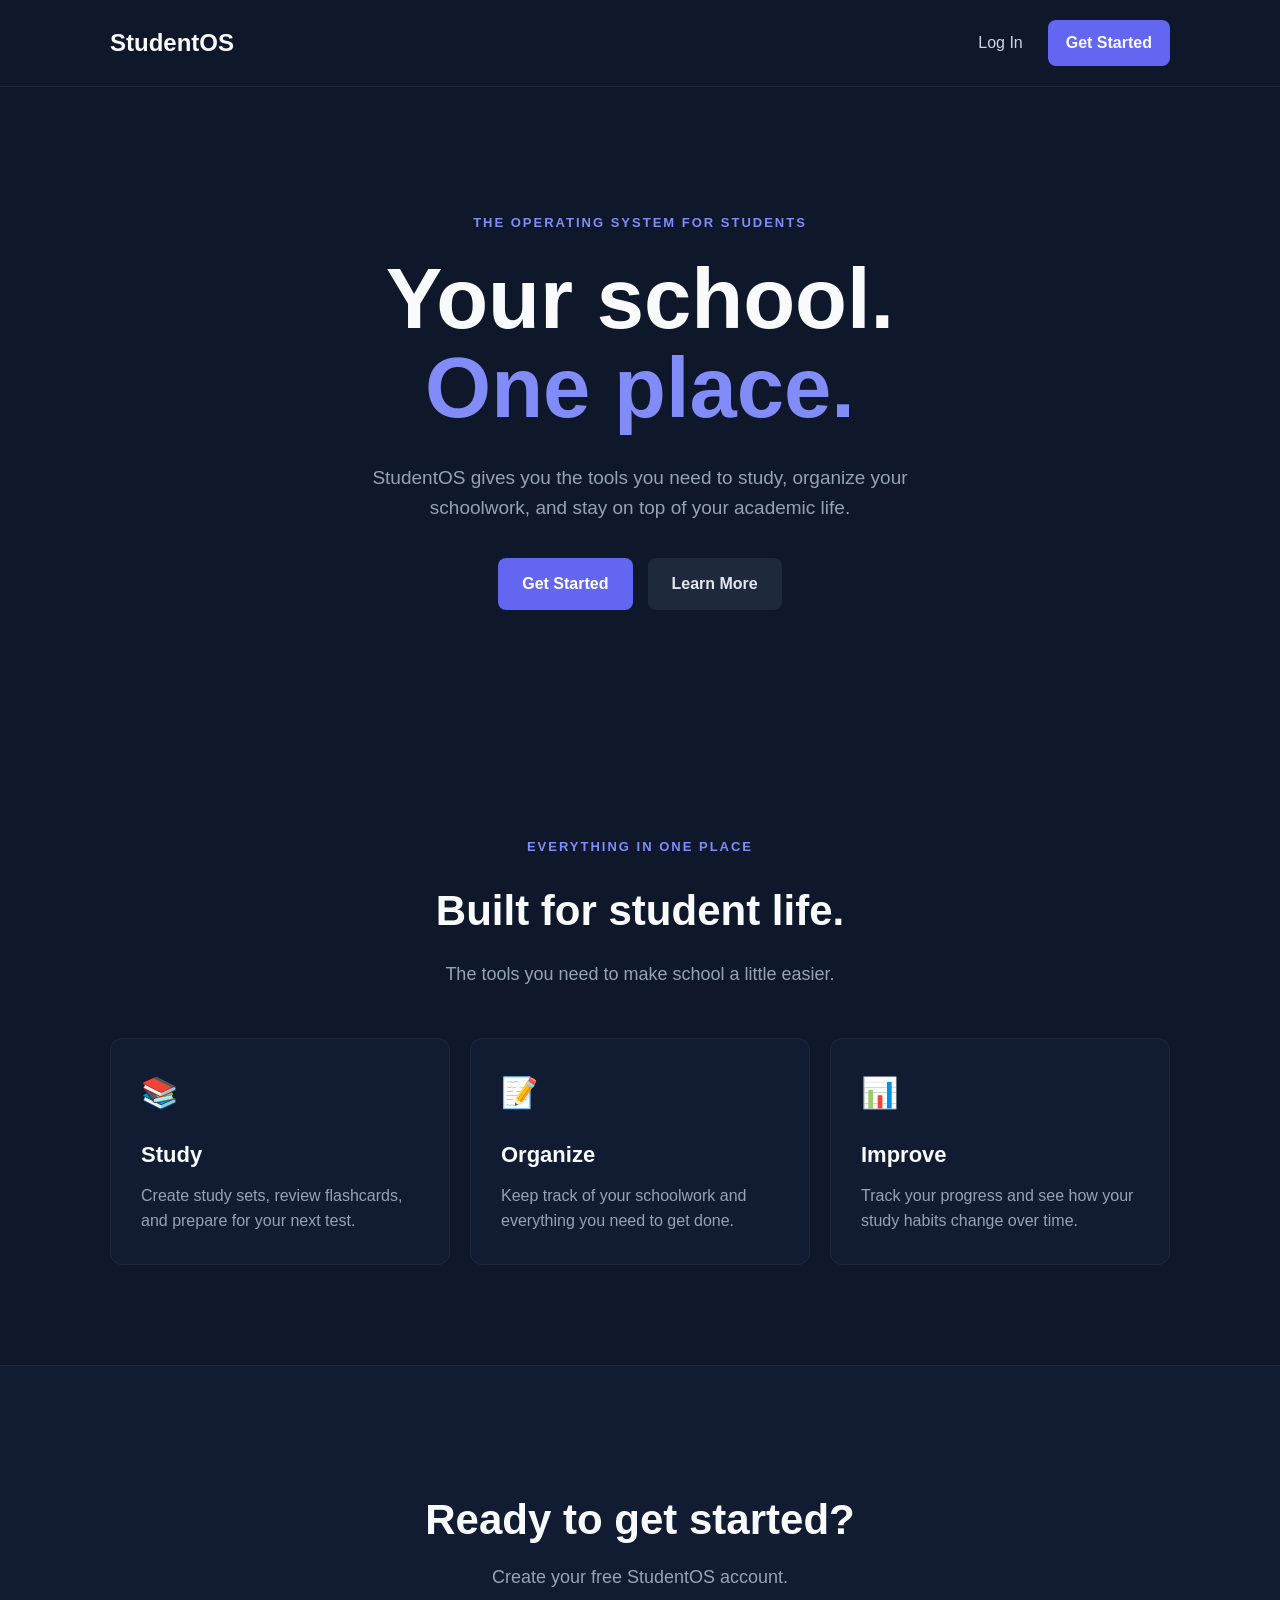
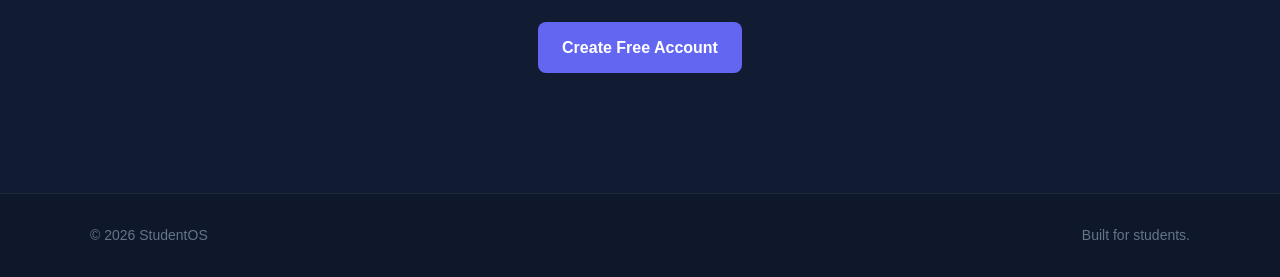
<file: index.html>
<!DOCTYPE html>
<html lang="en">
<head>
    <meta charset="UTF-8">
    <meta name="viewport" content="width=device-width, initial-scale=1.0">

    <title>StudentOS</title>

    <link rel="stylesheet" href="style.css">
</head>

<body>

    <!-- Navigation -->
    <header class="navbar">
        <div class="nav-container">

            <a href="index.html" class="logo">StudentOS</a>

            <nav>
                <a href="login.html" class="login-link">Log In</a>
                <a href="signup.html" class="signup-button">Get Started</a>
            </nav>

        </div>
    </header>


    <!-- Hero Section -->
    <main>

        <section class="hero">

            <div class="hero-content">

                <p class="eyebrow">THE OPERATING SYSTEM FOR STUDENTS</p>

                <h1>
                    Your school.<br>
                    <span>One place.</span>
                </h1>

                <p class="hero-description">
                    StudentOS gives you the tools you need to study,
                    organize your schoolwork, and stay on top of your
                    academic life.
                </p>

                <div class="hero-buttons">
                    <a href="signup.html" class="primary-button">
                        Get Started
                    </a>

                    <a href="#features" class="secondary-button">
                        Learn More
                    </a>
                </div>

            </div>

        </section>


        <!-- Features -->
        <section class="features" id="features">

            <div class="section-heading">
                <p class="eyebrow">EVERYTHING IN ONE PLACE</p>

                <h2>Built for student life.</h2>

                <p>
                    The tools you need to make school a little easier.
                </p>
            </div>


            <div class="feature-grid">

                <div class="feature-card">

                    <div class="feature-icon">📚</div>

                    <h3>Study</h3>

                    <p>
                        Create study sets, review flashcards,
                        and prepare for your next test.
                    </p>

                </div>


                <div class="feature-card">

                    <div class="feature-icon">📝</div>

                    <h3>Organize</h3>

                    <p>
                        Keep track of your schoolwork and
                        everything you need to get done.
                    </p>

                </div>


                <div class="feature-card">

                    <div class="feature-icon">📊</div>

                    <h3>Improve</h3>

                    <p>
                        Track your progress and see how
                        your study habits change over time.
                    </p>

                </div>

            </div>

        </section>


        <!-- Call To Action -->
        <section class="cta">

            <h2>Ready to get started?</h2>

            <p>
                Create your free StudentOS account.
            </p>

            <a href="signup.html" class="primary-button">
                Create Free Account
            </a>

        </section>

    </main>


    <!-- Footer -->
    <footer>

        <div class="footer-container">

            <p>© 2026 StudentOS</p>

            <p>Built for students.</p>

        </div>

    </footer>

</body>
</html>
</file>
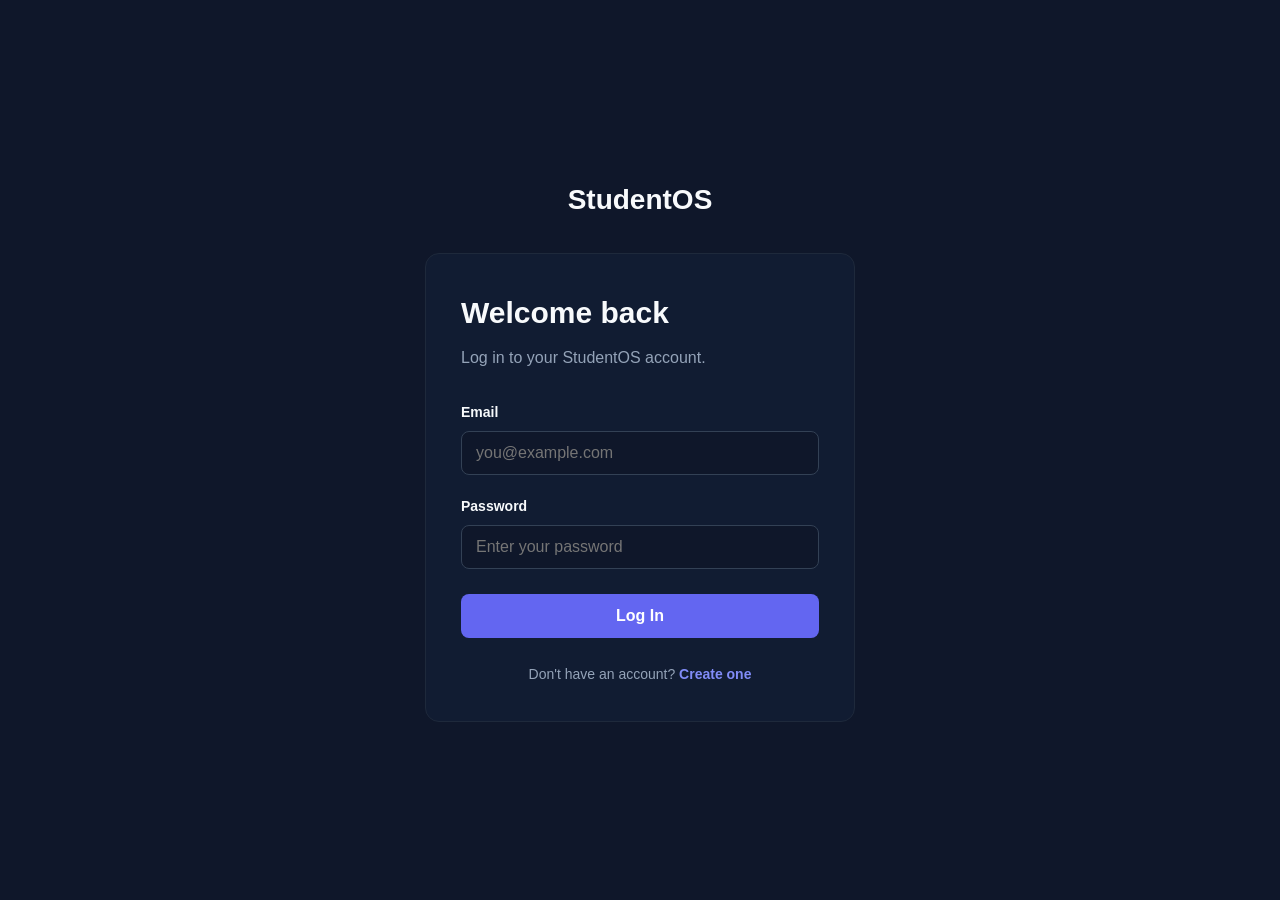
<file: login.html>
<!DOCTYPE html>
<html lang="en">
<head>
    <meta charset="UTF-8">
    <meta name="viewport" content="width=device-width, initial-scale=1.0">

    <title>Log In - StudentOS</title>

    <link rel="stylesheet" href="style.css">
</head>

<body>

    <main class="auth-page">

        <div class="auth-container">

            <a href="index.html" class="auth-logo">
                StudentOS
            </a>

            <div class="auth-card">

                <h1>Welcome back</h1>

                <p class="auth-subtitle">
                    Log in to your StudentOS account.
                </p>

                <form>

                    <div class="form-group">
                        <label for="email">Email</label>

                        <input
                            type="email"
                            id="email"
                            placeholder="you@example.com"
                            required
                        >
                    </div>

                    <div class="form-group">
                        <label for="password">Password</label>

                        <input
                            type="password"
                            id="password"
                            placeholder="Enter your password"
                            required
                        >
                    </div>

                    <button type="submit" class="auth-button">
                        Log In
                    </button>

                </form>

                <p class="auth-switch">
                    Don't have an account?
                    <a href="signup.html">Create one</a>
                </p>

            </div>

        </div>

    </main>

</body>
</html>
</file>
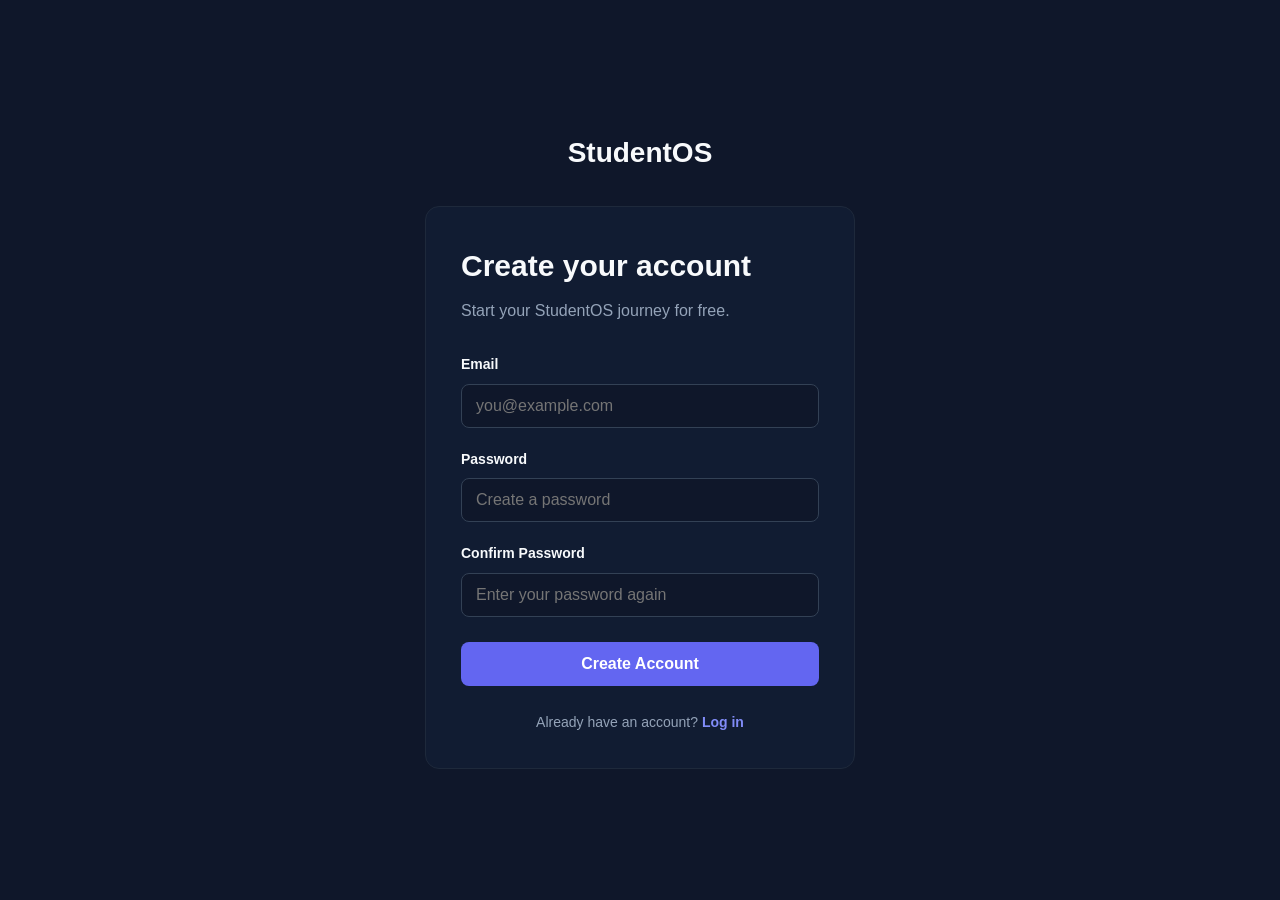
<file: signup.html>
<!DOCTYPE html>
<html lang="en">
<head>
    <meta charset="UTF-8">
    <meta name="viewport" content="width=device-width, initial-scale=1.0">

    <title>Create Account - StudentOS</title>

    <link rel="stylesheet" href="style.css">
</head>

<body>

    <main class="auth-page">

        <div class="auth-container">

            <a href="index.html" class="auth-logo">
                StudentOS
            </a>

            <div class="auth-card">

                <h1>Create your account</h1>

                <p class="auth-subtitle">
                    Start your StudentOS journey for free.
                </p>

                <form>

                    <div class="form-group">
                        <label for="email">Email</label>

                        <input
                            type="email"
                            id="email"
                            placeholder="you@example.com"
                            required
                        >
                    </div>

                    <div class="form-group">
                        <label for="password">Password</label>

                        <input
                            type="password"
                            id="password"
                            placeholder="Create a password"
                            required
                        >
                    </div>

                    <div class="form-group">
                        <label for="confirm-password">
                            Confirm Password
                        </label>

                        <input
                            type="password"
                            id="confirm-password"
                            placeholder="Enter your password again"
                            required
                        >
                    </div>

                    <button type="submit" class="auth-button">
                        Create Account
                    </button>

                </form>

                <p class="auth-switch">
                    Already have an account?
                    <a href="login.html">Log in</a>
                </p>

            </div>

        </div>

    </main>

</body>
</html>
</file>
<file: style.css>
/* =========================
   RESET
========================= */

* {
    margin: 0;
    padding: 0;
    box-sizing: border-box;
}


/* =========================
   GENERAL
========================= */

body {
    font-family: Arial, sans-serif;
    background-color: #0f172a;
    color: #f8fafc;
    line-height: 1.6;
}

a {
    text-decoration: none;
    color: inherit;
}


/* =========================
   NAVIGATION
========================= */

.navbar {
    width: 100%;
    border-bottom: 1px solid #1e293b;
}

.nav-container {
    max-width: 1100px;
    margin: 0 auto;

    padding: 20px;

    display: flex;
    justify-content: space-between;
    align-items: center;
}

.logo {
    font-size: 24px;
    font-weight: 700;
}

nav {
    display: flex;
    align-items: center;
    gap: 25px;
}

.login-link {
    color: #cbd5e1;
}

.login-link:hover {
    color: white;
}

.signup-button {
    background-color: #6366f1;
    padding: 10px 18px;
    border-radius: 8px;
    font-weight: 600;
}

.signup-button:hover {
    background-color: #4f46e5;
}


/* =========================
   HERO
========================= */

.hero {
    min-height: 650px;

    display: flex;
    justify-content: center;
    align-items: center;

    text-align: center;

    padding: 100px 20px;
}

.hero-content {
    max-width: 750px;
}

.eyebrow {
    color: #818cf8;
    font-size: 13px;
    font-weight: 700;
    letter-spacing: 2px;
    margin-bottom: 20px;
}

.hero h1 {
    font-size: clamp(50px, 8vw, 85px);
    line-height: 1.05;
    margin-bottom: 30px;
}

.hero h1 span {
    color: #818cf8;
}

.hero-description {
    max-width: 600px;
    margin: 0 auto 35px;

    font-size: 19px;
    color: #94a3b8;
}

.hero-buttons {
    display: flex;
    justify-content: center;
    gap: 15px;
    flex-wrap: wrap;
}


/* =========================
   BUTTONS
========================= */

.primary-button,
.secondary-button {
    display: inline-block;

    padding: 13px 24px;

    border-radius: 8px;

    font-weight: 600;

    transition: 0.2s;
}

.primary-button {
    background-color: #6366f1;
    color: white;
}

.primary-button:hover {
    background-color: #4f46e5;
    transform: translateY(-2px);
}

.secondary-button {
    background-color: #1e293b;
    color: #e2e8f0;
}

.secondary-button:hover {
    background-color: #334155;
}


/* =========================
   FEATURES
========================= */

.features {
    max-width: 1100px;

    margin: 0 auto;

    padding: 100px 20px;
}

.section-heading {
    text-align: center;
    max-width: 600px;
    margin: 0 auto 50px;
}

.section-heading h2 {
    font-size: 42px;
    margin-bottom: 15px;
}

.section-heading > p:last-child {
    color: #94a3b8;
    font-size: 18px;
}


/* Feature Cards */

.feature-grid {
    display: grid;

    grid-template-columns: repeat(3, 1fr);

    gap: 20px;
}

.feature-card {
    background-color: #111c32;

    border: 1px solid #1e293b;

    border-radius: 12px;

    padding: 30px;

    transition: 0.2s;
}

.feature-card:hover {
    transform: translateY(-5px);

    border-color: #6366f1;
}

.feature-icon {
    font-size: 30px;

    margin-bottom: 20px;
}

.feature-card h3 {
    font-size: 22px;

    margin-bottom: 10px;
}

.feature-card p {
    color: #94a3b8;
}


/* =========================
   CALL TO ACTION
========================= */

.cta {
    text-align: center;

    padding: 120px 20px;

    background-color: #111c32;

    border-top: 1px solid #1e293b;
    border-bottom: 1px solid #1e293b;
}

.cta h2 {
    font-size: 42px;

    margin-bottom: 10px;
}

.cta p {
    color: #94a3b8;

    font-size: 18px;

    margin-bottom: 30px;
}


/* =========================
   FOOTER
========================= */

footer {
    padding: 30px 20px;
}

.footer-container {
    max-width: 1100px;

    margin: 0 auto;

    display: flex;
    justify-content: space-between;

    color: #64748b;

    font-size: 14px;
}


/* =========================
   MOBILE
========================= */

@media (max-width: 700px) {

    .nav-container {
        padding: 15px;
    }

    nav {
        gap: 12px;
    }

    .hero {
        min-height: 550px;

        padding: 70px 20px;
    }

    .hero h1 {
        font-size: 52px;
    }

    .hero-description {
        font-size: 17px;
    }

    .feature-grid {
        grid-template-columns: 1fr;
    }

    .section-heading h2 {
        font-size: 34px;
    }

    .cta h2 {
        font-size: 34px;
    }

    .footer-container {
        flex-direction: column;
        gap: 10px;

        text-align: center;
    }
}
 /* =========================
    AUTH PAGES
 ========================= */

.auth-page {
    min-height: 100vh;

    display: flex;
    justify-content: center;
    align-items: center;

    padding: 40px 20px;
}

.auth-container {
    width: 100%;
    max-width: 430px;
}

.auth-logo {
    display: block;

    text-align: center;

    font-size: 28px;
    font-weight: 700;

    margin-bottom: 30px;
}

.auth-card {
    background-color: #111c32;

    border: 1px solid #1e293b;

    border-radius: 14px;

    padding: 35px;
}

.auth-card h1 {
    font-size: 30px;

    margin-bottom: 8px;
}

.auth-subtitle {
    color: #94a3b8;

    margin-bottom: 30px;
}

.form-group {
    margin-bottom: 20px;
}

.form-group label {
    display: block;

    font-size: 14px;
    font-weight: 600;

    margin-bottom: 8px;
}

.form-group input {
    width: 100%;

    padding: 12px 14px;

    background-color: #0f172a;

    color: white;

    border: 1px solid #334155;

    border-radius: 8px;

    font-size: 16px;

    outline: none;
}

.form-group input:focus {
    border-color: #6366f1;
}

.auth-button {
    width: 100%;

    padding: 13px;

    background-color: #6366f1;

    color: white;

    border: none;

    border-radius: 8px;

    font-size: 16px;
    font-weight: 600;

    cursor: pointer;

    margin-top: 5px;
}

.auth-button:hover {
    background-color: #4f46e5;
}

.auth-switch {
    text-align: center;

    color: #94a3b8;

    font-size: 14px;

    margin-top: 25px;
}

.auth-switch a {
    color: #818cf8;

    font-weight: 600;
}

.auth-switch a:hover {
    color: #a5b4fc;
}
</file>
